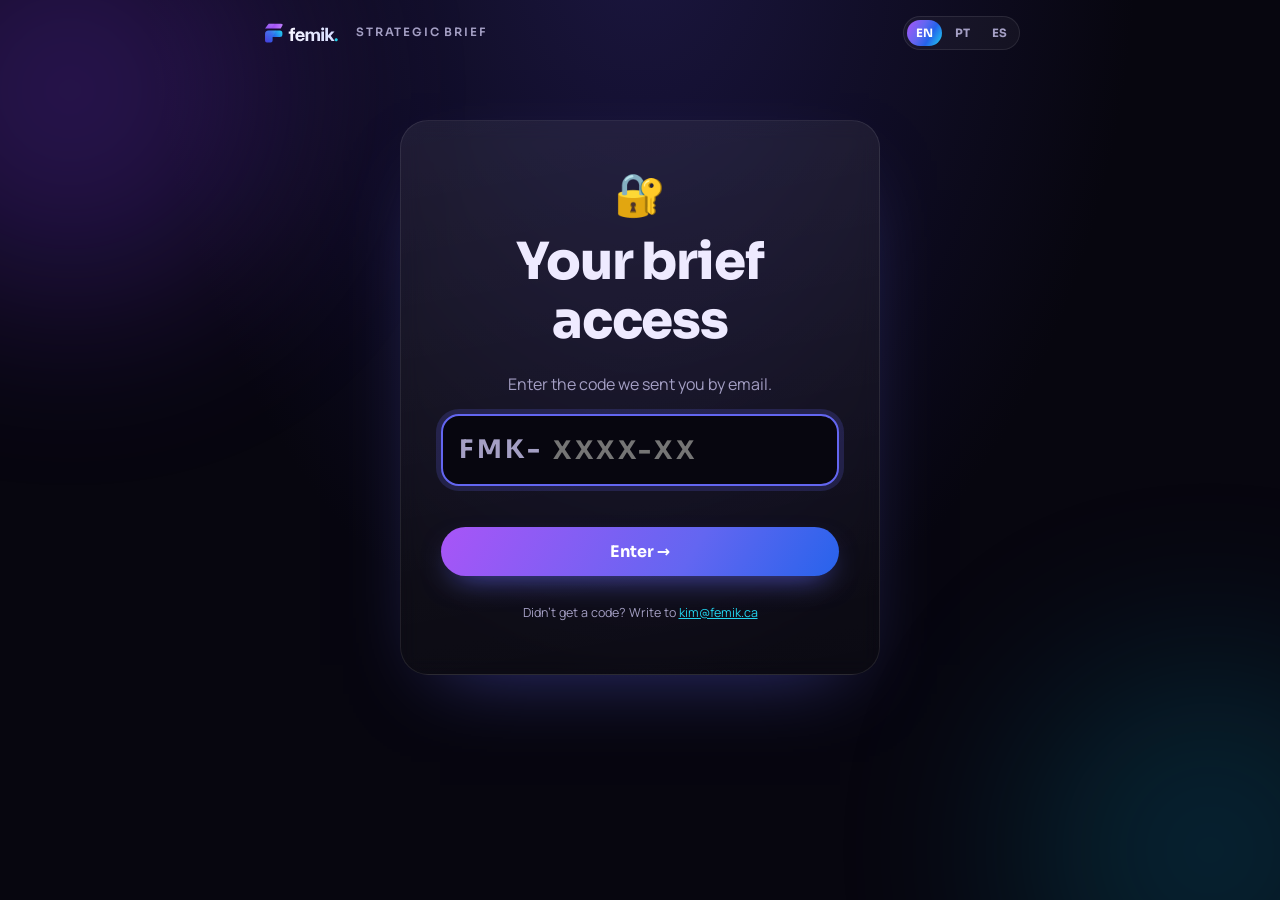
<file: form/index.html>
<!DOCTYPE html>
<html lang="en">
<head>
  <meta charset="UTF-8" />
  <meta name="viewport" content="width=device-width, initial-scale=1, viewport-fit=cover" />
  <meta name="robots" content="noindex, nofollow" />
  <title>Femik — Briefing</title>
  <meta name="description" content="Femik strategic brief — private access." />
  <meta name="theme-color" content="#07060f" />
  <link rel="icon" type="image/svg+xml" href="../assets/logo/femik-simbolo.svg" />
  <link rel="preconnect" href="https://fonts.googleapis.com" />
  <link rel="preconnect" href="https://fonts.gstatic.com" crossorigin />
  <link href="https://fonts.googleapis.com/css2?family=Sora:wght@400;600;700;800&family=Manrope:wght@400;500;600;700&display=swap" rel="stylesheet" />
  <link rel="stylesheet" href="form.css" />
</head>
<body>
  <div class="glow g1" aria-hidden="true"></div>
  <div class="glow g2" aria-hidden="true"></div>
  <header class="head">
    <a href="../" class="brand"><img src="../assets/logo/femik-logo-horizontal.svg" alt="Femik" height="30" /></a>
    <span class="brief" id="brief"></span>
    <nav class="lang" id="lang" aria-label="Language"></nav>
  </header>
  <main id="app" aria-live="polite"></main>
  <noscript><p style="padding:24px;color:#fff">Please enable JavaScript to fill in the brief.</p></noscript>
  <script src="code.js"></script>
  <script src="questions.js"></script>
  <script src="form.js"></script>
</body>
</html>
</file>
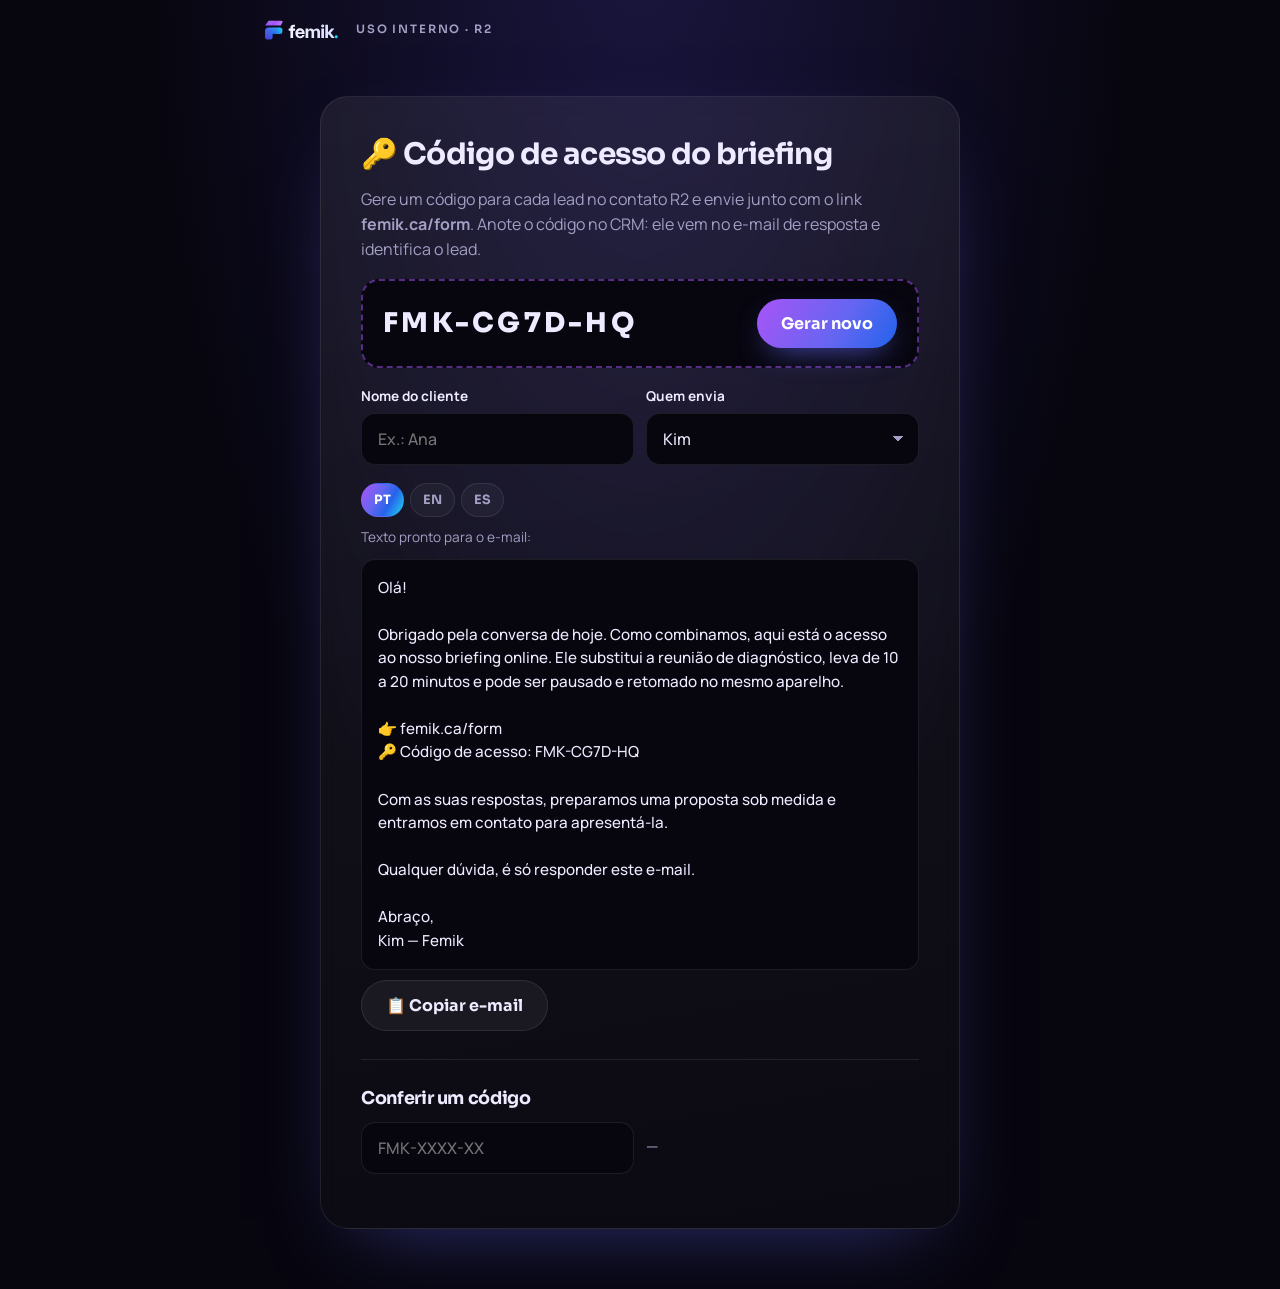
<file: form/codigo/index.html>
<!DOCTYPE html>
<html lang="pt-BR">
<head>
  <meta charset="UTF-8" />
  <meta name="viewport" content="width=device-width, initial-scale=1" />
  <meta name="robots" content="noindex, nofollow" />
  <title>Femik — gerador de código do briefing (interno)</title>
  <link rel="icon" type="image/svg+xml" href="../../assets/logo/femik-simbolo.svg" />
  <link href="https://fonts.googleapis.com/css2?family=Sora:wght@600;700;800&family=Manrope:wght@400;500;600;700&display=swap" rel="stylesheet" />
  <link rel="stylesheet" href="../form.css" />
  <style>
    .gen { max-width: 640px; margin: 4vh auto 0; }
    .codebox { display: flex; align-items: center; justify-content: space-between; gap: 12px; margin: 18px 0; padding: 18px 20px; border-radius: 18px; background: var(--bg); border: 2px dashed rgba(168,85,247,.5); }
    .codebox strong { font: 800 1.7rem/1 var(--fh); letter-spacing: .12em; }
    .row { display: grid; grid-template-columns: 1fr 1fr; gap: 12px; margin: 14px 0; }
    .row label span { display: block; font-weight: 700; font-size: .85rem; margin-bottom: 6px; }
    pre { white-space: pre-wrap; font: 500 .95rem/1.55 var(--fb); background: var(--bg); border: 1px solid var(--line); border-radius: 14px; padding: 16px; margin: 10px 0; }
    .tabs { display: flex; gap: 6px; margin-top: 18px; }
    .tabs button { border: 1px solid var(--line); background: rgba(255,255,255,.04); color: var(--muted); font: 700 .8rem var(--fh); padding: 8px 12px; border-radius: 99px; cursor: pointer; }
    .tabs button[aria-pressed="true"] { background: var(--grad); color: #fff; border-color: transparent; }
    .ok { color: #86efac; font-weight: 700; } .no { color: var(--err); font-weight: 700; }
    @media (max-width: 620px) { .row { grid-template-columns: 1fr; } }
  </style>
</head>
<body>
  <header class="head">
    <a href="../../" class="brand"><img src="../../assets/logo/femik-logo-horizontal.svg" alt="Femik" height="30" /></a>
    <span class="brief">Uso interno · R2</span>
  </header>
  <main>
    <section class="card gen">
      <h2>🔑 Código de acesso do briefing</h2>
      <p class="muted">Gere um código para cada lead no contato R2 e envie junto com o link <b>femik.ca/form</b>. Anote o código no CRM: ele vem no e-mail de resposta e identifica o lead.</p>

      <div class="codebox"><strong id="code">—</strong><button class="btn" id="gen">Gerar novo</button></div>

      <div class="row">
        <label><span>Nome do cliente</span><input type="text" id="client" placeholder="Ex.: Ana" /></label>
        <label><span>Quem envia</span>
          <select id="sender"><option>Kim</option><option>Isabel</option><option>Felipe</option></select></label>
      </div>

      <div class="tabs" role="tablist">
        <button data-l="pt" aria-pressed="true">PT</button><button data-l="en" aria-pressed="false">EN</button><button data-l="es" aria-pressed="false">ES</button>
      </div>
      <p class="muted small" style="margin:10px 0 0">Texto pronto para o e-mail:</p>
      <pre id="mail"></pre>
      <button class="btn ghost" id="copy">📋 Copiar e-mail</button>

      <hr style="border:0;border-top:1px solid var(--line);margin:28px 0" />
      <h2 style="font-size:1.1rem">Conferir um código</h2>
      <div class="row"><input type="text" id="check" placeholder="FMK-XXXX-XX" /><p id="checkOut" class="muted" style="margin:12px 0 0">—</p></div>
    </section>
  </main>
  <script src="../code.js"></script>
  <script>
    const T = {
      pt: (n, c, s) => `Olá${n ? ", " + n : ""}!\n\nObrigado pela conversa de hoje. Como combinamos, aqui está o acesso ao nosso briefing online. Ele substitui a reunião de diagnóstico, leva de 10 a 20 minutos e pode ser pausado e retomado no mesmo aparelho.\n\n👉 femik.ca/form\n🔑 Código de acesso: ${c}\n\nCom as suas respostas, preparamos uma proposta sob medida e entramos em contato para apresentá-la.\n\nQualquer dúvida, é só responder este e-mail.\n\nAbraço,\n${s} — Femik`,
      en: (n, c, s) => `Hi${n ? " " + n : ""},\n\nThanks for the chat today. As promised, here's access to our online brief. It replaces the discovery meeting, takes 10 to 20 minutes, and you can pause and pick up where you left off on the same device.\n\n👉 femik.ca/form\n🔑 Access code: ${c}\n\nWith your answers, we'll put together a tailored proposal and get in touch to walk you through it.\n\nAny questions, just reply to this email.\n\nBest,\n${s} — Femik`,
      es: (n, c, s) => `¡Hola${n ? ", " + n : ""}!\n\nGracias por la conversación de hoy. Como acordamos, aquí tienes el acceso a nuestro briefing online. Reemplaza la reunión de diagnóstico, toma de 10 a 20 minutos y puedes pausarlo y retomarlo en el mismo dispositivo.\n\n👉 femik.ca/form\n🔑 Código de acceso: ${c}\n\nCon tus respuestas preparamos una propuesta a medida y te contactamos para presentarla.\n\nCualquier duda, responde a este email.\n\nUn abrazo,\n${s} — Femik`,
    };
    let lang = "pt", code = FemikCode.generate();
    const $ = (id) => document.getElementById(id);
    const paint = () => { $("code").textContent = code; $("mail").textContent = T[lang]($("client").value.trim(), code, $("sender").value); };
    $("gen").onclick = () => { code = FemikCode.generate(); paint(); };
    $("client").oninput = paint; $("sender").onchange = paint;
    document.querySelectorAll(".tabs button").forEach((b) => b.onclick = () => {
      lang = b.dataset.l; document.querySelectorAll(".tabs button").forEach((x) => x.setAttribute("aria-pressed", x === b)); paint();
    });
    $("copy").onclick = async () => {
      try { await navigator.clipboard.writeText($("mail").textContent); $("copy").textContent = "✓ Copiado"; }
      catch (_) { $("copy").textContent = "Selecione e copie manualmente"; }
      setTimeout(() => ($("copy").textContent = "📋 Copiar e-mail"), 1800);
    };
    $("check").oninput = () => {
      const v = $("check").value; $("check").value = FemikCode.format(v);
      $("checkOut").innerHTML = !v ? "—" : FemikCode.isValid(v) ? '<span class="ok">✓ Código válido</span>' : '<span class="no">✗ Código inválido</span>';
    };
    paint();
  </script>
</body>
</html>
</file>
<file: form/form.css>
/* Femik — briefing (mesma paleta do site) */
:root {
  --bg: #07060f; --bg2: #0d0b1e; --surface: #13102a; --surface2: #191537;
  --line: rgba(255,255,255,.09); --text: #eeeaff; --muted: #a49fc4;
  --violet: #a855f7; --indigo: #6366f1; --blue: #2563eb; --cyan: #22d3ee;
  --grad: linear-gradient(120deg,#a855f7 0%,#6366f1 40%,#2563eb 65%,#22d3ee 100%);
  --err: #fb7185; --r: 22px;
  --fh: "Sora","Segoe UI",system-ui,sans-serif; --fb: "Manrope","Segoe UI",system-ui,sans-serif;
}
*,*::before,*::after { box-sizing: border-box; }
html { -webkit-text-size-adjust: 100%; }
body { margin: 0; min-height: 100vh; background: radial-gradient(ellipse at 50% -10%, #1b1640 0%, var(--bg) 55%); color: var(--text); font: 16px/1.55 var(--fb); -webkit-font-smoothing: antialiased; overflow-x: hidden; }
.glow { position: fixed; border-radius: 50%; filter: blur(100px); pointer-events: none; z-index: 0; opacity: .28; }
.g1 { width: 420px; height: 420px; background: #7c3aed; top: -120px; left: -140px; }
.g2 { width: 380px; height: 380px; background: #0891b2; bottom: -140px; right: -120px; opacity: .22; }
h1,h2 { font-family: var(--fh); letter-spacing: -.02em; line-height: 1.15; margin: 0 0 .4em; }
h1 { font-size: clamp(1.9rem, 6vw, 3.2rem); font-weight: 800; }
h2 { font-size: clamp(1.3rem, 4.2vw, 1.85rem); font-weight: 700; }
a { color: var(--cyan); }
.muted { color: var(--muted); } .small { font-size: .85rem; } .tiny { font-size: .78rem; }
.grad { background: var(--grad); -webkit-background-clip: text; background-clip: text; color: transparent; }

/* cabeçalho */
.head { position: relative; z-index: 2; display: flex; align-items: center; gap: 14px; padding: 16px max(18px, calc((100% - 760px)/2)); }
.brand img { display: block; height: 28px; width: auto; }
.brief { flex: 1; font: 600 .72rem/1 var(--fh); letter-spacing: .16em; text-transform: uppercase; color: var(--muted); }
.lang { display: flex; gap: 4px; background: rgba(255,255,255,.04); border: 1px solid var(--line); border-radius: 99px; padding: 3px; }
.lang button { border: 0; background: none; color: var(--muted); font: 700 .72rem var(--fh); padding: 6px 9px; border-radius: 99px; cursor: pointer; }
.lang button[aria-current] { background: var(--grad); color: #fff; }

main { position: relative; z-index: 1; width: min(760px, 100% - 28px); margin: 8px auto 60px; }

/* cartões */
.card { background: linear-gradient(170deg, rgba(255,255,255,.065), rgba(255,255,255,.02)); border: 1px solid var(--line); border-radius: 28px; padding: clamp(22px, 5vw, 40px); backdrop-filter: blur(10px); box-shadow: 0 30px 80px -40px rgba(99,102,241,.55); }
.anim { animation: rise .45s cubic-bezier(.2,.8,.2,1); }
@keyframes rise { from { opacity: 0; transform: translateY(18px) scale(.985); } }

/* botões */
.btn { display: inline-flex; align-items: center; justify-content: center; gap: 8px; border: 0; border-radius: 99px; padding: 14px 24px; background: var(--grad); background-size: 160% 100%; color: #fff; font: 700 1rem var(--fh); cursor: pointer; text-decoration: none; box-shadow: 0 12px 30px -12px rgba(99,102,241,.8); transition: transform .15s, background-position .4s, opacity .2s; }
.btn:hover { background-position: 100% 0; transform: translateY(-1px); }
.btn:active { transform: scale(.97); }
.btn:disabled { opacity: .4; cursor: not-allowed; transform: none; }
.btn.ghost { background: rgba(255,255,255,.05); border: 1px solid var(--line); box-shadow: none; color: var(--text); }
.btn-lg { padding: 17px 30px; font-size: 1.08rem; }
.link { background: none; border: 0; color: var(--muted); font: 600 .9rem var(--fb); text-decoration: underline; text-underline-offset: 3px; cursor: pointer; padding: 8px; }
.link:hover { color: var(--text); }

/* código */
.gate { text-align: center; max-width: 480px; margin: 6vh auto 0; }
.lock { font-size: 2.6rem; margin-bottom: 8px; animation: bob 2.4s ease-in-out infinite; }
@keyframes bob { 50% { transform: translateY(-6px) rotate(-4deg); } }
.code-wrap { position: relative; margin: 18px 0 6px; }
.code-prefix { position: absolute; left: 18px; top: 50%; transform: translateY(-50%); font: 700 1.6rem/1 var(--fh); letter-spacing: .14em; color: var(--muted); pointer-events: none; }
.code-input { width: 100%; padding: 18px 18px 18px 110px; text-align: left; font: 700 1.6rem/1 var(--fh); letter-spacing: .14em; color: var(--text); background: var(--bg); border: 2px solid var(--line); border-radius: 18px; outline: none; transition: border-color .2s, box-shadow .2s; }
.code-input:focus { border-color: var(--indigo); box-shadow: 0 0 0 5px rgba(99,102,241,.2); }
.code-input.bad { border-color: var(--err); }
.gate .btn { width: 100%; margin: 8px 0 14px; }

/* abertura */
.intro { padding: 6vh 4px 0; }
.eyebrow { display: inline-block; font: 700 .72rem/1 var(--fh); letter-spacing: .16em; text-transform: uppercase; color: var(--cyan); padding: 8px 12px; border: 1px solid rgba(34,211,238,.3); border-radius: 99px; background: rgba(34,211,238,.07); margin: 0 0 20px; }
.lead { color: var(--muted); font-size: 1.1rem; max-width: 600px; }
.pills { list-style: none; padding: 0; margin: 22px 0 30px; display: flex; flex-wrap: wrap; gap: 10px; }
.pills li { padding: 9px 14px; border-radius: 99px; background: rgba(255,255,255,.05); border: 1px solid var(--line); font-weight: 600; font-size: .92rem; }
.intro-cta { display: flex; flex-wrap: wrap; align-items: center; gap: 12px; }

/* topo da pergunta */
.topbar { display: flex; justify-content: space-between; align-items: center; gap: 10px; margin: 4px 4px 10px; }
.chip { font: 700 .8rem var(--fh); padding: 7px 12px; border-radius: 99px; background: rgba(99,102,241,.18); border: 1px solid rgba(99,102,241,.35); }
.bar { height: 6px; border-radius: 6px; background: rgba(255,255,255,.07); overflow: hidden; margin: 0 4px 16px; }
.bar i { display: block; height: 100%; background: var(--grad); border-radius: 6px; transition: width .5s cubic-bezier(.2,.8,.2,1); }
.toast { position: fixed; z-index: 20; top: 14px; left: 50%; transform: translateX(-50%); padding: 11px 18px; border-radius: 99px; background: #10331f; border: 1px solid #22c55e66; color: #bbf7d0; font: 700 .9rem var(--fh); box-shadow: 0 14px 40px -12px #000; white-space: nowrap; animation: toast 2.6s ease forwards; }
.toast span { font-weight: 500; opacity: .8; margin-left: 6px; }
@keyframes toast { 0% { opacity: 0; transform: translate(-50%, -14px); } 12%,80% { opacity: 1; transform: translate(-50%, 0); } 100% { opacity: 0; transform: translate(-50%, -10px); visibility: hidden; } }

.q h2 .req, .req { color: var(--cyan); }
.help { margin: 0 0 18px; }
.body { margin-top: 6px; }

/* opções */
.opts { display: grid; grid-template-columns: 1fr 1fr; gap: 10px; }
.opt { display: flex; align-items: center; gap: 12px; text-align: left; padding: 14px 16px; border-radius: 16px; border: 1px solid var(--line); background: rgba(255,255,255,.035); color: var(--text); font: 600 .97rem/1.35 var(--fb); cursor: pointer; transition: border-color .15s, background .15s, transform .12s; -webkit-tap-highlight-color: transparent; }
.opt:hover { border-color: rgba(168,85,247,.55); background: rgba(168,85,247,.08); }
.opt kbd { flex: none; width: 26px; height: 26px; display: grid; place-items: center; border-radius: 8px; border: 1px solid var(--line); font: 700 .75rem var(--fh); color: var(--muted); background: rgba(0,0,0,.2); }
.opt[aria-checked="true"] { border-color: var(--violet); background: linear-gradient(135deg, rgba(168,85,247,.28), rgba(37,99,235,.18)); box-shadow: 0 0 0 1px var(--violet) inset; }
.opt[aria-checked="true"] kbd { background: var(--grad); color: #fff; border-color: transparent; }
.opt[aria-checked="true"]::after { content: "✓"; margin-left: auto; font-weight: 800; color: var(--cyan); }
.pop { animation: pop .28s ease; }
@keyframes pop { 40% { transform: scale(1.05); } }
.chips { display: flex; flex-wrap: wrap; gap: 9px; }
.chips .opt { padding: 11px 16px; border-radius: 99px; }
.chips .opt[aria-checked="true"]::after { content: none; }
.sw { flex: none; width: 26px; height: 26px; border-radius: 50%; border: 2px solid rgba(255,255,255,.35); }
.sw.rainbow { background: conic-gradient(#ef4444,#f59e0b,#22c55e,#06b6d4,#6366f1,#a855f7,#ef4444); }
.other { display: none; margin-top: 12px; }
.other.show { display: block; animation: rise .3s ease; }
input[type="text"], input[type="email"], input[type="tel"], input[type="url"], select, textarea {
  width: 100%; padding: 14px 16px; border-radius: 14px; border: 1px solid var(--line); background: var(--bg); color: var(--text); font: 500 1rem var(--fb); outline: none; transition: border-color .2s, box-shadow .2s; resize: vertical; }
input:focus, select:focus, textarea:focus { border-color: var(--indigo); box-shadow: 0 0 0 4px rgba(99,102,241,.2); }
textarea { min-height: 110px; }
.extra { display: block; margin-top: 20px; font-weight: 700; }
.extra textarea { margin-top: 8px; min-height: 70px; font-weight: 500; }

/* dados de contato */
.fields { display: grid; grid-template-columns: 1fr 1fr; gap: 14px; }
.field span { display: block; font-weight: 700; font-size: .88rem; margin-bottom: 6px; }
.field em { font-style: normal; font-weight: 500; color: var(--muted); font-size: .78rem; }
select { appearance: none; background-image: linear-gradient(45deg, transparent 50%, var(--muted) 50%), linear-gradient(135deg, var(--muted) 50%, transparent 50%); background-position: calc(100% - 20px) 50%, calc(100% - 14px) 50%; background-size: 6px 6px; background-repeat: no-repeat; }

/* escala de satisfação */
.scale { display: grid; gap: 16px; }
.srow { padding: 14px; border-radius: 18px; background: rgba(255,255,255,.03); border: 1px solid var(--line); }
.slabel { margin: 0 0 10px; font-weight: 700; }
.faces { display: grid; grid-template-columns: repeat(5, 1fr) auto; gap: 6px; }
.face { display: grid; justify-items: center; gap: 2px; padding: 8px 2px; border-radius: 14px; border: 1px solid var(--line); background: rgba(0,0,0,.18); color: var(--muted); cursor: pointer; transition: transform .12s, border-color .15s, background .15s; }
.face span { font-size: 1.55rem; line-height: 1; filter: grayscale(.85); transition: filter .2s, transform .2s; }
.face small { font: 700 .7rem var(--fh); }
.face:hover span { filter: none; transform: scale(1.12); }
.face[aria-pressed="true"] { border-color: var(--violet); background: rgba(168,85,247,.22); color: var(--text); }
.face[aria-pressed="true"] span { filter: none; transform: scale(1.18); }
.face.na { font: 600 .74rem var(--fb); padding: 8px 10px; }

/* investimento */
.spend { transition: opacity .2s; }
.spend.off { opacity: .35; pointer-events: none; }
.curs { display: flex; gap: 6px; flex-wrap: wrap; }
.curs button { border: 1px solid var(--line); background: rgba(255,255,255,.04); color: var(--muted); font: 700 .8rem var(--fh); padding: 8px 12px; border-radius: 99px; cursor: pointer; }
.curs button[aria-pressed="true"] { background: var(--grad); color: #fff; border-color: transparent; }
.money { display: block; margin: 22px 0 8px; font: 800 clamp(2rem, 8vw, 2.8rem)/1 var(--fh); background: var(--grad); -webkit-background-clip: text; background-clip: text; color: transparent; }
input[type="range"] { width: 100%; height: 34px; background: none; -webkit-appearance: none; appearance: none; }
input[type="range"]::-webkit-slider-runnable-track { height: 8px; border-radius: 8px; background: var(--grad); }
input[type="range"]::-moz-range-track { height: 8px; border-radius: 8px; background: var(--grad); }
input[type="range"]::-webkit-slider-thumb { -webkit-appearance: none; margin-top: -10px; width: 28px; height: 28px; border-radius: 50%; background: #fff; border: 4px solid var(--indigo); box-shadow: 0 4px 14px rgba(0,0,0,.4); }
input[type="range"]::-moz-range-thumb { width: 22px; height: 22px; border-radius: 50%; background: #fff; border: 4px solid var(--indigo); }
.ticks { display: flex; justify-content: space-between; color: var(--muted); font-size: .78rem; }
.cat-title { font-weight: 700; margin: 20px 0 10px; }
.check { display: flex; align-items: flex-start; gap: 10px; margin-top: 16px; cursor: pointer; font-weight: 600; }
.check input { width: 20px; height: 20px; accent-color: var(--violet); flex: none; margin-top: 2px; }

/* navegação */
.err { color: var(--err); min-height: 1.4em; margin: 12px 0 0; font-weight: 600; font-size: .92rem; }
.nav { display: flex; justify-content: space-between; align-items: center; gap: 12px; margin-top: 18px; }
.nav-right { display: flex; align-items: center; gap: 6px; }
.enter-hint { text-align: right; margin: 8px 0 0; }

/* resumo e final */
.score-pill { display: inline-block; padding: 7px 14px; border-radius: 99px; background: rgba(34,211,238,.1); border: 1px solid rgba(34,211,238,.3); color: var(--cyan); font-weight: 700; font-size: .88rem; }
.sections { list-style: none; padding: 0; margin: 18px 0; display: grid; gap: 8px; }
.sections li { display: grid; grid-template-columns: 1fr auto auto; align-items: center; gap: 10px; padding: 10px 14px; border-radius: 14px; background: rgba(255,255,255,.03); border: 1px solid var(--line); font-weight: 600; }
.consent { padding: 14px; border-radius: 14px; background: rgba(168,85,247,.08); border: 1px solid rgba(168,85,247,.3); }
.fallback { margin-top: 12px; text-align: right; }
.done { text-align: center; position: relative; overflow: hidden; }
.done .btn { margin-top: 12px; }
.steps { text-align: left; max-width: 440px; margin: 18px auto; padding: 0; list-style: none; counter-reset: s; display: grid; gap: 10px; }
.steps li { counter-increment: s; display: flex; gap: 12px; align-items: center; padding: 12px 14px; border-radius: 14px; background: rgba(255,255,255,.04); border: 1px solid var(--line); }
.steps li::before { content: counter(s); flex: none; width: 28px; height: 28px; display: grid; place-items: center; border-radius: 50%; background: var(--grad); font: 800 .85rem var(--fh); }
.confetti i { position: absolute; top: -12px; left: calc(var(--i) * 3.6%); width: 8px; height: 14px; border-radius: 2px; background: hsl(calc(var(--i) * 37), 90%, 65%); animation: fall calc(1.6s + var(--i) * .05s) ease-in calc(var(--i) * .04s) forwards; opacity: 0; }
@keyframes fall { 0% { opacity: 1; transform: translateY(0) rotate(0); } 100% { opacity: 0; transform: translateY(520px) rotate(calc(var(--i) * 47deg)); } }

@media (max-width: 620px) {
  .brief { display: none; }
  .head { justify-content: space-between; }
  .opts, .fields { grid-template-columns: 1fr; }
  .opt { padding: 13px 14px; }
  .faces { grid-template-columns: repeat(5, 1fr); }
  .face.na { grid-column: 1 / -1; }
  .enter-hint { display: none; }
  .nav .btn { padding: 13px 18px; }
  .card { border-radius: 24px; }
}
@media (hover: none) { .enter-hint { display: none; } .opt kbd { display: none; } }
@media (prefers-reduced-motion: reduce) { *,*::before,*::after { animation: none !important; transition: none !important; } }
</file>
